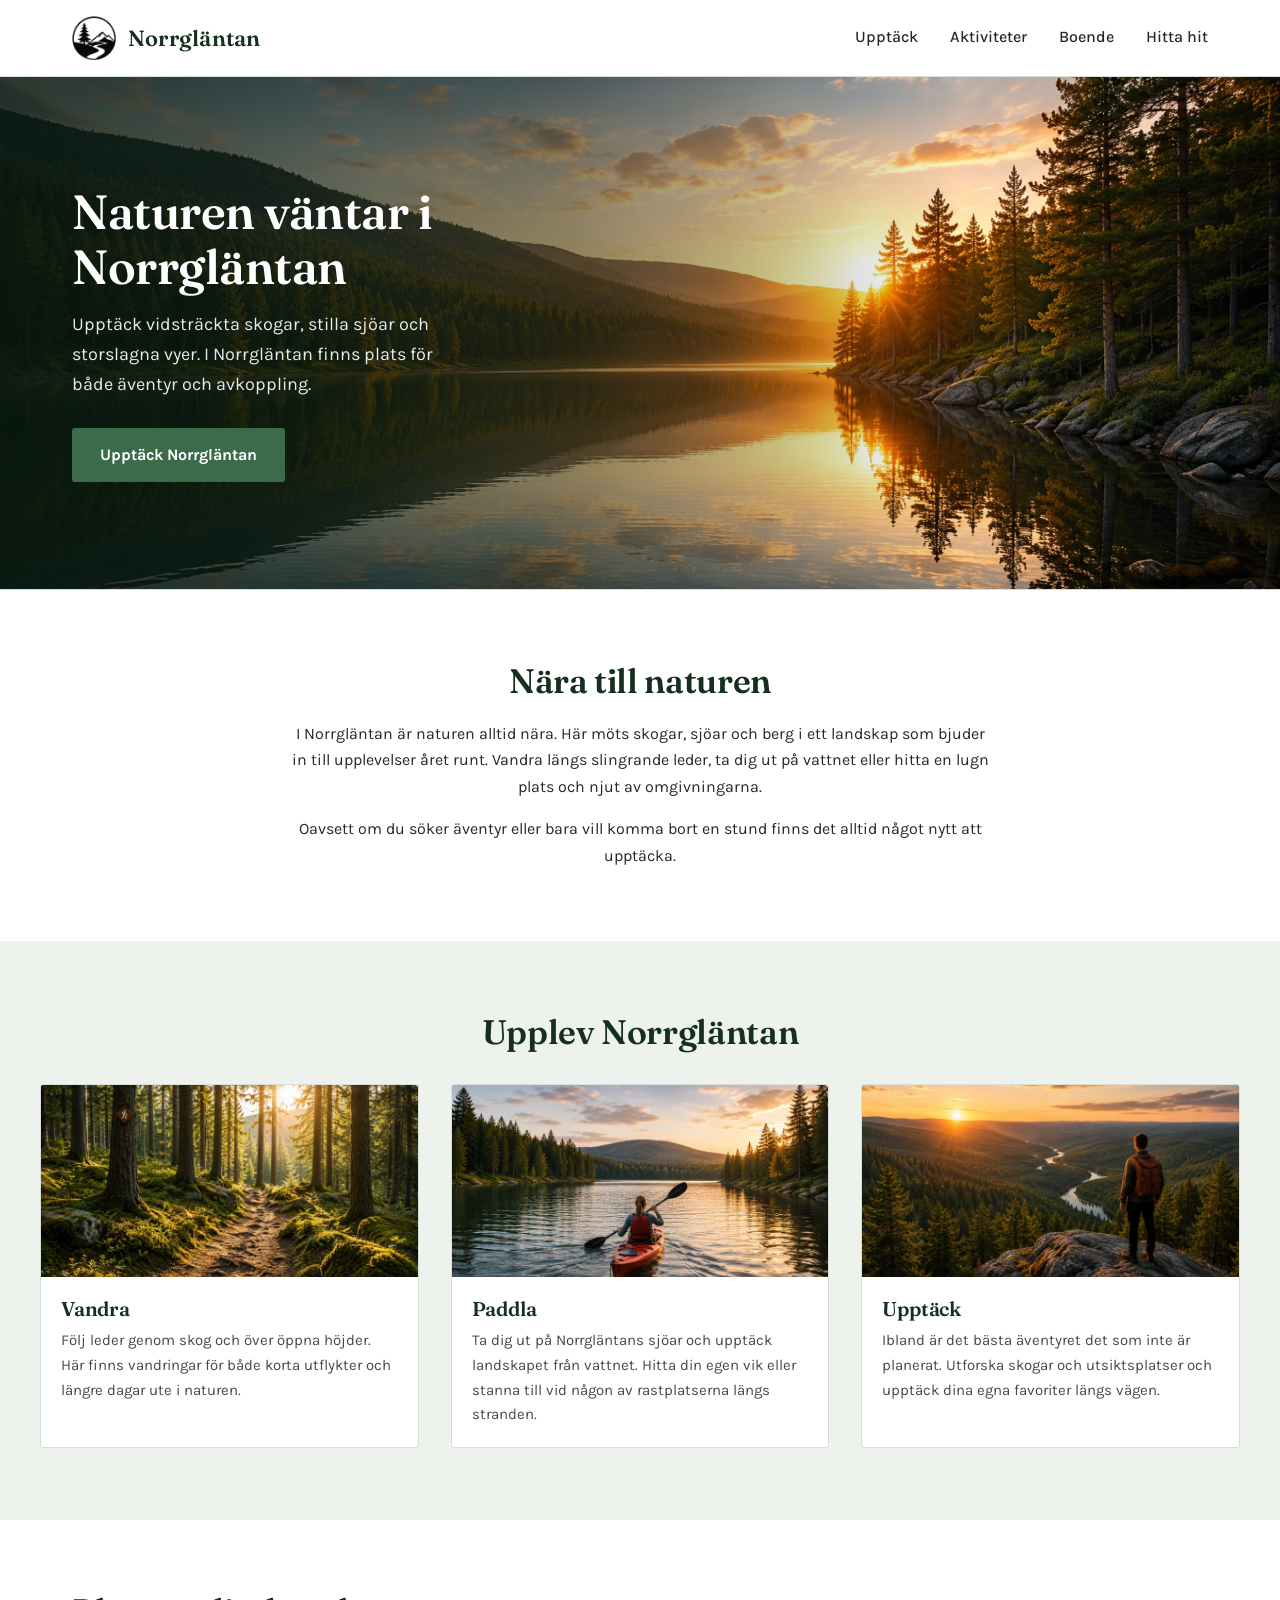
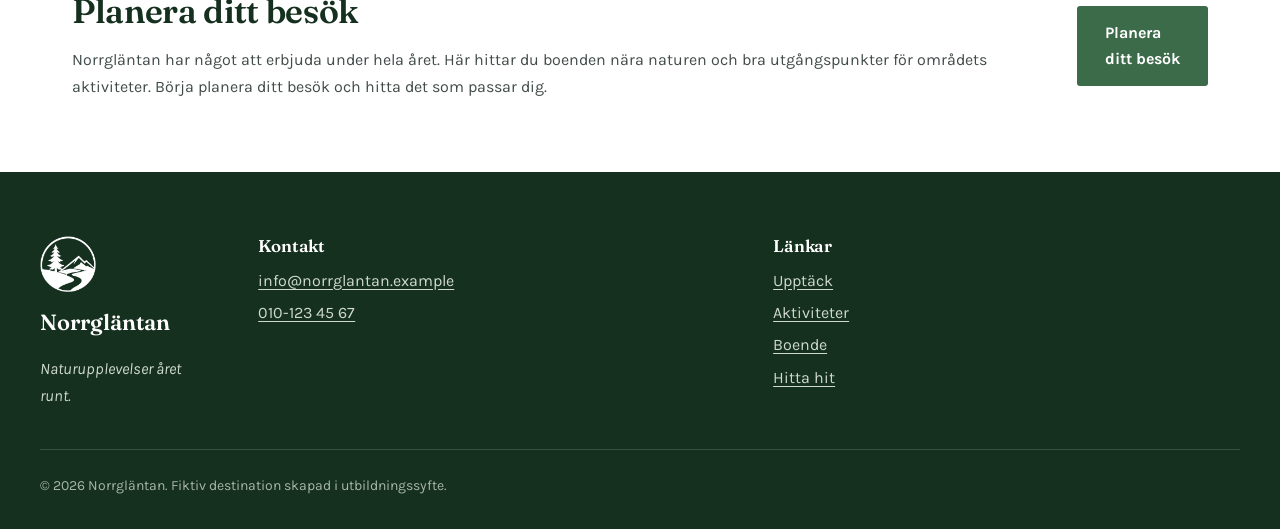
<file: index.html>
<!DOCTYPE html>
<html lang="sv">
<head>
    <meta charset="UTF-8">
    <meta name="viewport" content="width=device-width, initial-scale=1.0">
    <title>Norrgläntan. Naturupplevelser året runt.</title>
    <meta name="description" content="Norrgläntan är en naturdestination med vidsträckta skogar, stilla sjöar och storslagna vyer. Vandra, paddla och upptäck året runt.">
    <link rel="stylesheet" href="https://fonts.googleapis.com/css2?family=Fraunces:opsz,wght@9..144,500;9..144,600&family=Karla:wght@400;500;700&display=swap">
    <link rel="stylesheet" href="css/style.css">
</head>
 
<body>
 
    <a class="hoppa-till" href="#huvudinnehall">Hoppa till innehållet</a>
 
    <!--Sidhuvud och navigering-->
    <header class="sidhuvud">
        <div class="sidhuvud_rad">
            <a class="logotyp" href="#hero">
                <img class="logotyp_bild" src="images/logotyp_svart.png" alt="Norrgläntans logotyp" width="44" height="44">
                <span class="logotyp_namn">Norrgläntan</span>
            </a>
 
            <nav class="huvudmeny" aria-label="Huvudmeny">
                <ul class="huvudmeny_lista">
                    <li><a href="#">Upptäck</a></li>
                    <li><a href="#">Aktiviteter</a></li>
                    <li><a href="#">Boende</a></li>
                    <li><a href="#">Hitta hit</a></li>
                </ul>
            </nav>
        </div>
    </header>
 
    <main id="huvudinnehall">
 
        <!--Hero-->
        <section class="hero" id="hero">
            <img class="hero_bild" src="images/hero.jpg"
                 alt="Solnedgång över en spegelblank sjö omgiven av barrskog och låga berg." width="1920" height="800">
 
            <div class="hero_innehall">
                <h1 class="hero_rubrik">Naturen väntar i Norrgläntan</h1>
                <p class="hero_ingress">
                    Upptäck vidsträckta skogar, stilla sjöar och storslagna vyer.
                    I Norrgläntan finns plats för både äventyr och avkoppling.
                </p>
                <a class="knapp" href="#upptack">Upptäck Norrgläntan</a>
            </div>
        </section>
 
        <!--Introduktion-->
        <section class="intro" id="upptack">
            <div class="intro_text">
                <h2>Nära till naturen</h2>
                <p>
                    I Norrgläntan är naturen alltid nära. Här möts skogar, sjöar och berg i ett landskap
                    som bjuder in till upplevelser året runt. Vandra längs slingrande leder, ta dig ut på
                    vattnet eller hitta en lugn plats och njut av omgivningarna.
                </p>
                <p>
                    Oavsett om du söker äventyr eller bara vill komma bort en stund finns det alltid
                    något nytt att upptäcka.
                </p>
            </div>
        </section>
 
        <!--Aktiviteter-->
        <section class="aktiviteter" id="aktiviteter">
            <h2 class="aktiviteter_rubrik">Upplev Norrgläntan</h2>
 
            <div class="kort-rad">
 
                <article class="kort">
                    <img class="kort_bild" src="images/vandra.jpg"
                         alt="Stig genom mossbeklädd granskog med kvällssol mellan stammarna." width="800" height="500">
                    <div class="kort_text">
                        <h3>Vandra</h3>
                        <p>
                            Följ leder genom skog och över öppna höjder. Här finns vandringar för både
                            korta utflykter och längre dagar ute i naturen.
                        </p>
                    </div>
                </article>
 
                <article class="kort">
                    <img class="kort_bild" src="images/paddla.jpg"
                         alt="Person paddlar kajak på en lugn skogssjö i kvällsljus." width="800" height="500">
                    <div class="kort_text">
                        <h3>Paddla</h3>
                        <p>
                            Ta dig ut på Norrgläntans sjöar och upptäck landskapet från vattnet. Hitta din
                            egen vik eller stanna till vid någon av rastplatserna längs stranden.
                        </p>
                    </div>
                </article>
 
                <article class="kort">
                    <img class="kort_bild" src="images/upptack.jpg"
                         alt="Vandrare med ryggsäck står på ett berg och blickar ut över skog och en älv." width="800" height="500">
                    <div class="kort_text">
                        <h3>Upptäck</h3>
                        <p>
                            Ibland är det bästa äventyret det som inte är planerat. Utforska skogar och
                            utsiktsplatser och upptäck dina egna favoriter längs vägen.
                        </p>
                    </div>
                </article>
 
            </div>
        </section>
 
        <!--Avslutande sektion-->
        <section class="planera" id="boende">
            <div class="planera_text">
                <h2>Planera ditt besök</h2>
                <p>
                    Norrgläntan har något att erbjuda under hela året. Här hittar du boenden nära naturen
                    och bra utgångspunkter för områdets aktiviteter. Börja planera ditt besök och hitta
                    det som passar dig.
                </p>
            </div>
            <div class="planera_knapp">
                <a class="knapp" href="#hitta-hit">Planera ditt besök</a>
            </div>
        </section>
 
    </main>
 
    <!--footer-->
    <footer class="sidfot" id="hitta-hit">
        <div class="sidfot_rad">
 
            <div class="sidfot_varumarke">
                <img class="sidfot_logotyp" src="images/logotyp_vit.png" alt="Norrgläntans logotyp" width="56" height="56">
                <p class="sidfot_namn">Norrgläntan</p>
                <p class="sidfot_citat">Naturupplevelser året runt.</p>
            </div>
 
            <div class="sidfot_kolumn">
                <h2>Kontakt</h2>
                <ul class="sidfot_lista">
                    <li><a href="mailto:info@norrglantan.example">info@norrglantan.example</a></li>
                    <li><a href="tel:+46101234567">010-123 45 67</a></li>
                </ul>
            </div>
 
            <div class="sidfot_kolumn">
                <h2>Länkar</h2>
                <ul class="sidfot_lista">
                    <li><a href="#">Upptäck</a></li>
                    <li><a href="#">Aktiviteter</a></li>
                    <li><a href="#">Boende</a></li>
                    <li><a href="#">Hitta hit</a></li>
                </ul>
            </div>
 
        </div>
 
        <p class="sidfot_rattigheter">© 2026 Norrgläntan. Fiktiv destination skapad i utbildningssyfte.</p>
    </footer>
 
</body>
</html>
</file>
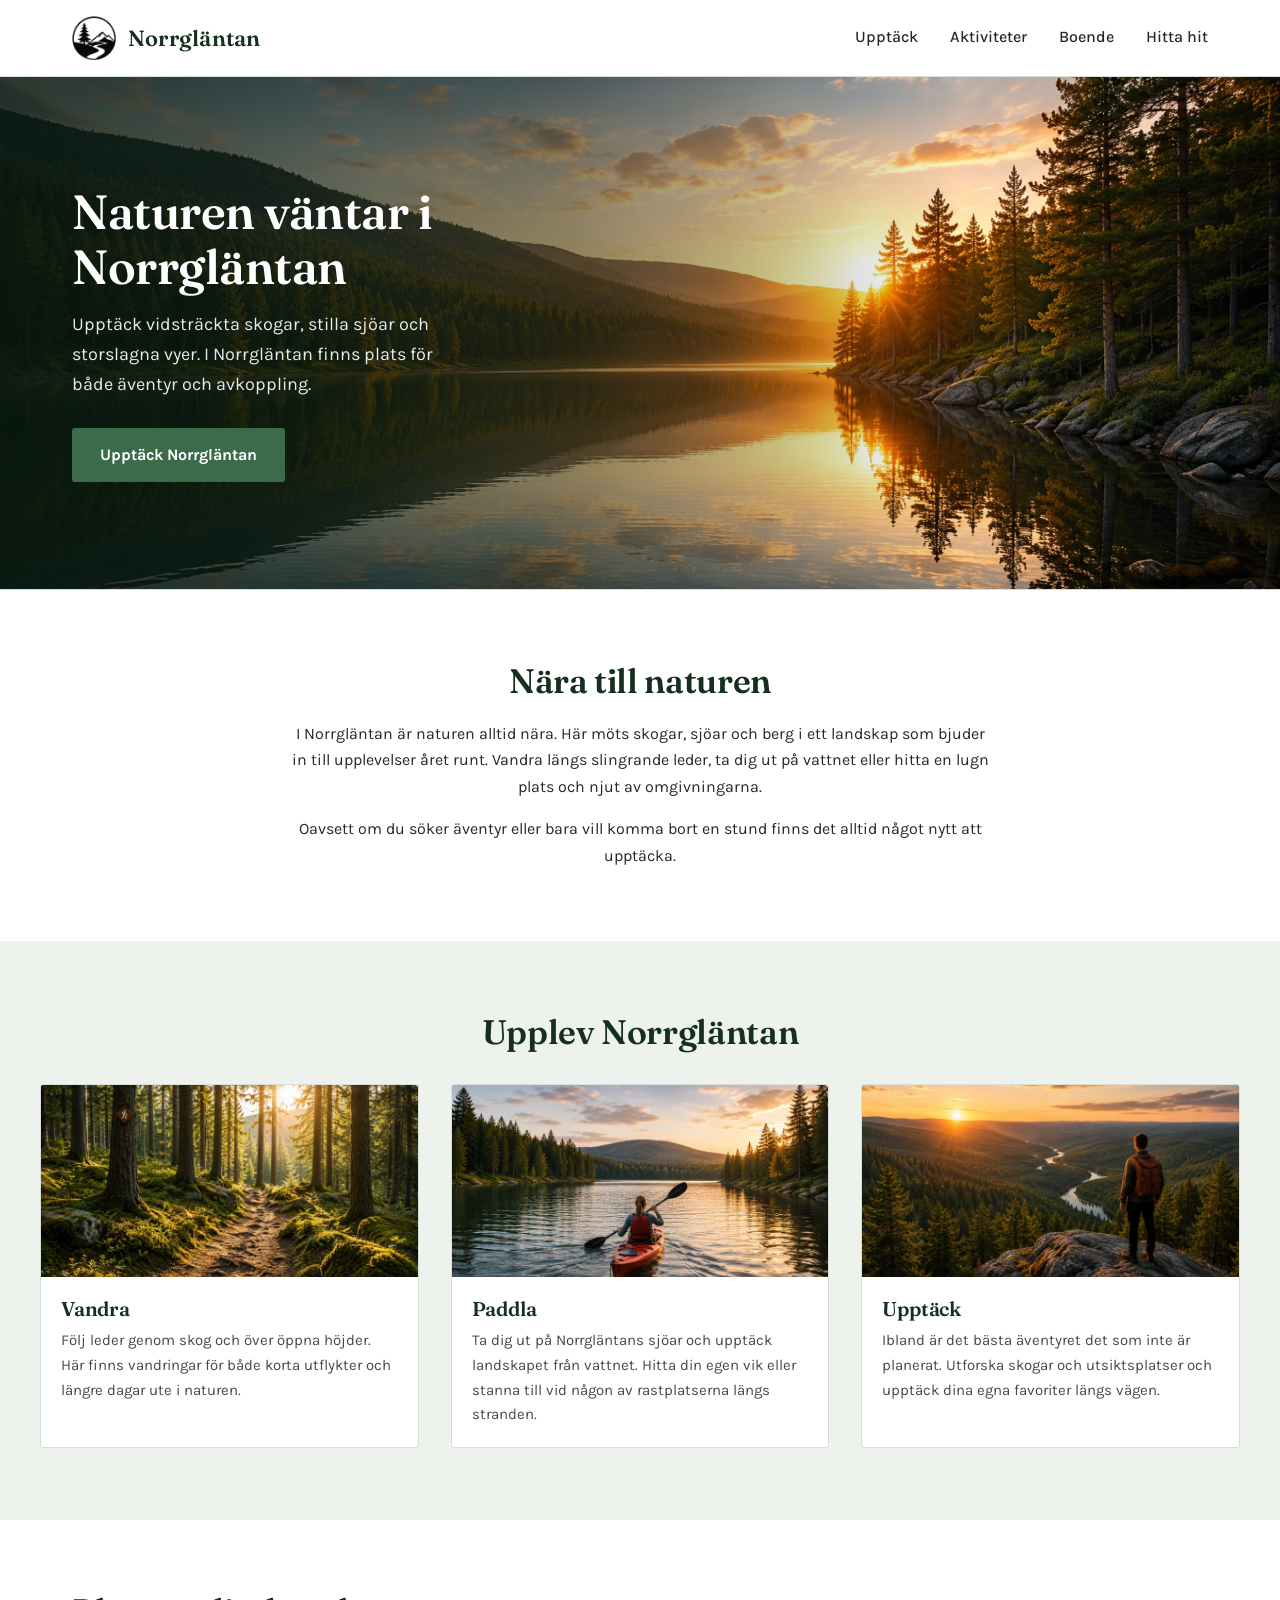
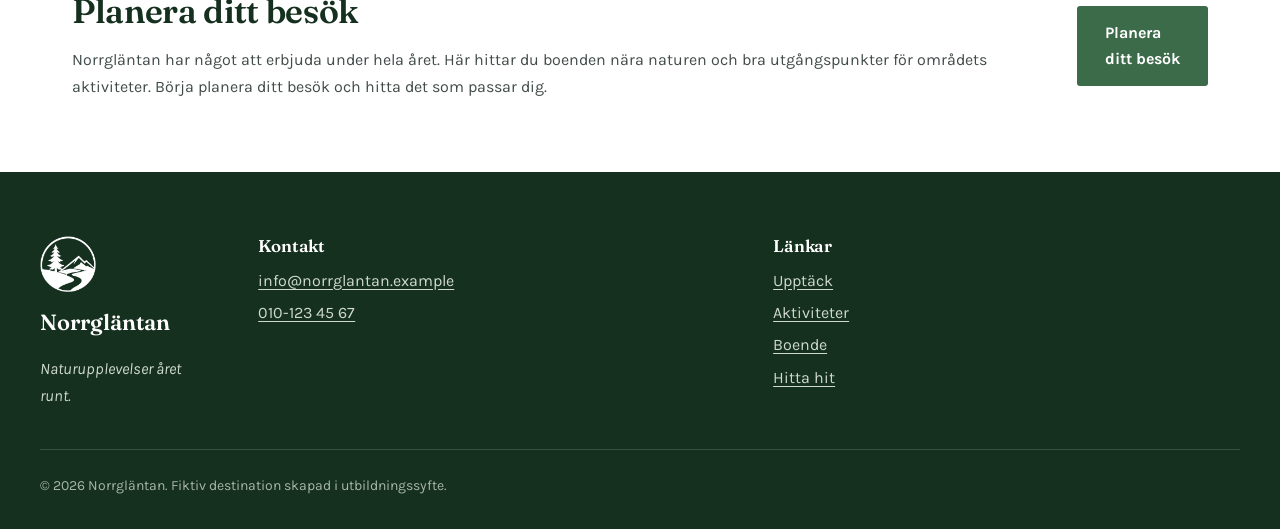
<file: dt224g_martin_nilsson/index.html>
<!DOCTYPE html>
<html lang="sv">
<head>
    <meta charset="UTF-8">
    <meta name="viewport" content="width=device-width, initial-scale=1.0">
    <title>Norrgläntan. Naturupplevelser året runt.</title>
    <meta name="description" content="Norrgläntan är en naturdestination med vidsträckta skogar, stilla sjöar och storslagna vyer. Vandra, paddla och upptäck året runt.">
    <link rel="stylesheet" href="https://fonts.googleapis.com/css2?family=Fraunces:opsz,wght@9..144,500;9..144,600&family=Karla:wght@400;500;700&display=swap">
    <link rel="stylesheet" href="css/style.css">
</head>
 
<body>
 
    <a class="hoppa-till" href="#huvudinnehall">Hoppa till innehållet</a>
 
    <!--Sidhuvud och navigering-->
    <header class="sidhuvud">
        <div class="sidhuvud_rad">
            <a class="logotyp" href="#hero">
                <img class="logotyp_bild" src="images/logotyp_svart.png" alt="Norrgläntans logotyp" width="44" height="44">
                <span class="logotyp_namn">Norrgläntan</span>
            </a>
 
            <nav class="huvudmeny" aria-label="Huvudmeny">
                <ul class="huvudmeny_lista">
                    <li><a href="#">Upptäck</a></li>
                    <li><a href="#">Aktiviteter</a></li>
                    <li><a href="#">Boende</a></li>
                    <li><a href="#">Hitta hit</a></li>
                </ul>
            </nav>
        </div>
    </header>
 
    <main id="huvudinnehall">
 
        <!--Hero-->
        <section class="hero" id="hero">
            <img class="hero_bild" src="images/hero.jpg"
                 alt="Solnedgång över en spegelblank sjö omgiven av barrskog och låga berg." width="1920" height="800">
 
            <div class="hero_innehall">
                <h1 class="hero_rubrik">Naturen väntar i Norrgläntan</h1>
                <p class="hero_ingress">
                    Upptäck vidsträckta skogar, stilla sjöar och storslagna vyer.
                    I Norrgläntan finns plats för både äventyr och avkoppling.
                </p>
                <a class="knapp" href="#upptack">Upptäck Norrgläntan</a>
            </div>
        </section>
 
        <!--Introduktion-->
        <section class="intro" id="upptack">
            <div class="intro_text">
                <h2>Nära till naturen</h2>
                <p>
                    I Norrgläntan är naturen alltid nära. Här möts skogar, sjöar och berg i ett landskap
                    som bjuder in till upplevelser året runt. Vandra längs slingrande leder, ta dig ut på
                    vattnet eller hitta en lugn plats och njut av omgivningarna.
                </p>
                <p>
                    Oavsett om du söker äventyr eller bara vill komma bort en stund finns det alltid
                    något nytt att upptäcka.
                </p>
            </div>
        </section>
 
        <!--Aktiviteter-->
        <section class="aktiviteter" id="aktiviteter">
            <h2 class="aktiviteter_rubrik">Upplev Norrgläntan</h2>
 
            <div class="kort-rad">
 
                <article class="kort">
                    <img class="kort_bild" src="images/vandra.jpg"
                         alt="Stig genom mossbeklädd granskog med kvällssol mellan stammarna." width="800" height="500">
                    <div class="kort_text">
                        <h3>Vandra</h3>
                        <p>
                            Följ leder genom skog och över öppna höjder. Här finns vandringar för både
                            korta utflykter och längre dagar ute i naturen.
                        </p>
                    </div>
                </article>
 
                <article class="kort">
                    <img class="kort_bild" src="images/paddla.jpg"
                         alt="Person paddlar kajak på en lugn skogssjö i kvällsljus." width="800" height="500">
                    <div class="kort_text">
                        <h3>Paddla</h3>
                        <p>
                            Ta dig ut på Norrgläntans sjöar och upptäck landskapet från vattnet. Hitta din
                            egen vik eller stanna till vid någon av rastplatserna längs stranden.
                        </p>
                    </div>
                </article>
 
                <article class="kort">
                    <img class="kort_bild" src="images/upptack.jpg"
                         alt="Vandrare med ryggsäck står på ett berg och blickar ut över skog och en älv." width="800" height="500">
                    <div class="kort_text">
                        <h3>Upptäck</h3>
                        <p>
                            Ibland är det bästa äventyret det som inte är planerat. Utforska skogar och
                            utsiktsplatser och upptäck dina egna favoriter längs vägen.
                        </p>
                    </div>
                </article>
 
            </div>
        </section>
 
        <!--Avslutande sektion-->
        <section class="planera" id="boende">
            <div class="planera_text">
                <h2>Planera ditt besök</h2>
                <p>
                    Norrgläntan har något att erbjuda under hela året. Här hittar du boenden nära naturen
                    och bra utgångspunkter för områdets aktiviteter. Börja planera ditt besök och hitta
                    det som passar dig.
                </p>
            </div>
            <div class="planera_knapp">
                <a class="knapp" href="#hitta-hit">Planera ditt besök</a>
            </div>
        </section>
 
    </main>
 
    <!--footer-->
    <footer class="sidfot" id="hitta-hit">
        <div class="sidfot_rad">
 
            <div class="sidfot_varumarke">
                <img class="sidfot_logotyp" src="images/logotyp_vit.png" alt="Norrgläntans logotyp" width="56" height="56">
                <p class="sidfot_namn">Norrgläntan</p>
                <p class="sidfot_citat">Naturupplevelser året runt.</p>
            </div>
 
            <div class="sidfot_kolumn">
                <h2>Kontakt</h2>
                <ul class="sidfot_lista">
                    <li><a href="mailto:info@norrglantan.example">info@norrglantan.example</a></li>
                    <li><a href="tel:+46101234567">010-123 45 67</a></li>
                </ul>
            </div>
 
            <div class="sidfot_kolumn">
                <h2>Länkar</h2>
                <ul class="sidfot_lista">
                    <li><a href="#">Upptäck</a></li>
                    <li><a href="#">Aktiviteter</a></li>
                    <li><a href="#">Boende</a></li>
                    <li><a href="#">Hitta hit</a></li>
                </ul>
            </div>
 
        </div>
 
        <p class="sidfot_rattigheter">© 2026 Norrgläntan. Fiktiv destination skapad i utbildningssyfte.</p>
    </footer>
 
</body>
</html>
</file>
<file: css/style.css>
/* Variabler */
:root {
  --morkgron: #16301f;
  --gron: #3c6b4a;
  --gron-mork: #2c5138;
  --bla: #2e6a7c;
  --ljusgron: #eef2ec;
  --vit: #ffffff;
  --text: #22292a;
  --text-ljus: #414c4a;
  --linje: #d8ded9;

  --sidbredd: 1200px;
  --radie: 3px;
}

/* Grundinställningar */
* {
    margin: 0;
    padding: 0;
    box-sizing: border-box;
}
 
html {
    scroll-behavior: smooth;
}
 
body {
    background-color: var(--vit);
    color: var(--text);
    font-family: "Karla", "Helvetica Neue", Arial, sans-serif;
    font-size: 16px;
    line-height: 1.65;
}
 
h1, h2, h3 {
    font-family: "Fraunces", Georgia, "Times New Roman", serif;
    font-weight: 600;
    line-height: 1.15;
    color: var(--morkgron);
    letter-spacing: -0.01em;
}
 
h1 { font-size: 32px; }
h2 { font-size: 26px; }
h3 { font-size: 20px; }
 
p + p {
    margin-top: 16px;
}
 
img {
    display: block;
    max-width: 100%;
    height: auto;
}
 
a {
    color: var(--bla);
}
/* Tangentbordsnavigering */
a:focus-visible {
    outline: 3px solid var(--bla);
    outline-offset: 3px;
}
 
/* Hoppa-till-länk för tangentbordsnavigering */
.hoppa-till {
    position: absolute;
    left: -100vw;
    top: 0;
    z-index: 20;
    background-color: var(--morkgron);
    color: var(--vit);
    padding: 12px 20px;
    text-decoration: none;
}
 
.hoppa-till:focus {
    left: 0;
}
 
/* Återanvändbar knapp */
.knapp {
    display: inline-block;
    background-color: var(--gron);
    color: var(--vit);
    font-weight: 700;
    font-size: 16px;
    text-decoration: none;
    padding: 14px 28px;
    border-radius: var(--radie);
    transition: background-color 0.2s ease;
}
 
.knapp:hover,
.knapp:focus {
    background-color: var(--gron-mork);
}
 
/* Sidhuvud och navigation - Mobilanpassad vertikal navigering */
.sidhuvud {
    background-color: var(--vit);
    border-bottom: 1px solid var(--linje);
}
 
/* Flexbox: kolumn på mobil */
.sidhuvud_rad {
    display: flex;
    flex-direction: column;
    max-width: var(--sidbredd);
    margin: 0 auto;
}
 
.logotyp {
    display: flex;
    align-items: center;
    gap: 12px;
    padding: 16px 20px;
    text-decoration: none;
    color: var(--morkgron);
}
 
.logotyp_bild {
    width: 44px;
    height: 44px;
}
 
.logotyp_namn {
    font-family: "Fraunces", Georgia, serif;
    font-size: 22px;
    font-weight: 600;
    letter-spacing: 0.01em;
}
 
/* Flexbox: vertikal meny på mobil */
.huvudmeny_lista {
    display: flex;
    flex-direction: column;
    list-style: none;
}
 
.huvudmeny_lista li {
    border-top: 1px solid var(--linje);
}
 
.huvudmeny_lista a {
    display: block;
    padding: 14px 20px;
    color: var(--text);
    text-decoration: none;
    font-weight: 500;
}
 
.huvudmeny_lista a:hover,
.huvudmeny_lista a:focus {
    background-color: var(--ljusgron);
    color: var(--morkgron);
}

/* Hero */
.hero {
    position: relative;
}

.hero_bild {
    width: 100%;
    height: 224px;
    object-fit: cover;
} 

.hero_innehall {
    padding: 32px 20px 40px;
    text-align: center;
}

.hero_ingress {
    font-size: 17px;
    color: var(--text-ljus);
    margin: 16px 0 28px;
}

/*Introduktion */
.intro {
    padding: 48px 20px;
    border-top: 1px solid var(--linje);
}

.intro_text {
    max-width: 704px;
    margin: 0 auto;
    text-align: center;
}

.intro_text h2 {
    margin-bottom: 20px;
}

.intro _text p {
    color: var(--text-ljus);
}

/* Aktiviteter */
.aktiviteter {
    background-color: var(--ljusgron);
    padding: 48px 20px; 
}

.aktiviteter_rubrik {
    text-align: center;
    margin-bottom: 32px;
}

/* Flexbox: kolumn på mobil */
.kort-rad {
    display: flex;
    flex-direction: column;
    gap: 32px;
    max-width: var(--sidbredd);
    margin: 0 auto;
}
 
.kort {
    display: flex;
    flex-direction: column;
    background-color: var(--vit);
    border: 1px solid var(--linje);
    border-radius: var(--radie);
    overflow: hidden;
}
 
.kort_bild {
    width: 100%;
    height: 192px;
    object-fit: cover;
}
 
.kort_text {
    padding: 20px;
}
 
.kort_text h3 {
    margin-bottom: 8px;
}
 
.kort_text p {
    color: var(--text-ljus);
    font-size: 15px;
}

/* Avslutande sektion */
/* Flexbox: text och knapp under varandra på mobil */
.planera {
    display: flex;
    flex-direction: column;
    gap: 28px;
    max-width: var(--sidbredd);
    margin: 0 auto;
    padding: 48px 20px;
    text-align: center;
}
 
.planera_text h2 {
    margin-bottom: 16px;
}
 
.planera_text p {
    color: var(--text-ljus);
}
 
/* Footer */
.sidfot {
    background-color: var(--morkgron);
    color: #cfd9d1;
    padding: 48px 20px 32px;
}
 
/* Flexbox: kolumn på mobil */
.sidfot_rad {
    display: flex;
    flex-wrap: wrap;
    gap: 36px;
    max-width: var(--sidbredd);
    margin: 0 auto;
}
 
.sidfot_varumarke {
    flex: 1 1 100%;
    text-align: center;
}
 
.sidfot_kolumn {
    flex: 1 1 40%;
}
 
.sidfot_logotyp {
    width: 56px;
    height: 56px;
    margin: 0 auto 12px;
}
 
.sidfot_namn {
    font-family: "Fraunces", Georgia, serif;
    font-size: 22px;
    font-weight: 600;
    color: var(--vit);
}
 
.sidfot_citat {
    font-style: italic;
}
 
.sidfot_kolumn h2 {
    font-size: 17px;
    color: var(--vit);
    margin-bottom: 12px;
}
 
.sidfot_lista {
    list-style: none;
}
 
.sidfot_lista li + li {
    margin-top: 6px;
}
 
.sidfot_lista a {
    color: #cfd9d1;
    text-decoration: underline;
    text-underline-offset: 3px;
}
 
.sidfot_lista a:hover,
.sidfot_lista a:focus {
    color: var(--vit);
}
 
.sidfot_rattigheter {
    max-width: var(--sidbredd);
    margin: 40px auto 0;
    padding-top: 24px;
    border-top: 1px solid rgba(255, 255, 255, 0.15);
    font-size: 14px;
    color: #a7b5ab;
}

/* Större skärm >768px */
@media (min-width: 768px) {
 
    h1 { font-size: 48px; }
    h2 { font-size: 34px; }
 
    /* --- Navigationen blir horisontell --- */
    .sidhuvud_rad {
        flex-direction: row;
        align-items: center;
        justify-content: space-between;
        gap: 24px;
        padding: 0 32px;
    }
 
    .logotyp {
        padding: 16px 0;
    }
 
    .huvudmeny_lista {
        flex-direction: row;
        gap: 32px;
    }
 
    .huvudmeny_lista li {
        border-top: none;
    }
 
    .huvudmeny_lista a {
        padding: 4px 0;
        border-bottom: 2px solid transparent;
    }
 
    .huvudmeny_lista a:hover,
    .huvudmeny_lista a:focus {
        background-color: transparent;
        border-bottom-color: var(--gron);
    }
 
    /* Hero: texten ligger ovanpå bilden */
    .hero {
        display: flex;
        align-items: center;
        min-height: 512px;
    }
 
    .hero_bild {
        position: absolute;
        inset: 0;
        width: 100%;
        height: 100%;
    }
 
    /* Mörk toning av texten på bilden */
    .hero::after {
        content: "";
        position: absolute;
        inset: 0;
        background: linear-gradient(90deg, rgba(10, 26, 16, 0.78) 0%, rgba(10, 26, 16, 0.45) 45%, rgba(10, 26, 16, 0) 75%);
        
    }
 
    .hero_innehall {
        position: relative;
        z-index: 1;
        width: 100%;
        max-width: var(--sidbredd);
        margin: 0 auto;
        padding: 64px 32px;
        text-align: left;
    }
 
    .hero_rubrik {
        max-width: 14ch;
        color: var(--vit);
    }
 
    .hero_ingress {
        max-width: 34ch;
        color: #e6ece7;
        font-size: 18px;
    }
 
    /* Intro */
    .intro {
        padding: 72px 32px;
    }
 
    /* Aktiviteter */
    .aktiviteter {
        padding: 72px 32px;
    }
 
    .aktiviteter__rubrik {
        margin-bottom: 48px;
    }
 
    .kort-rad {
        flex-direction: row;
    }
 
    .kort {
        flex: 1 1 0;
    }
 
    /* Avslutande sektion */
    .planera {
        flex-direction: row;
        align-items: center;
        justify-content: space-between;
        gap: 48px;
        padding: 72px 32px;
        text-align: left;
    }
 
    .planera__text {
        max-width: 608px;
    }
 
    .planera__knapp {
        flex-shrink: 0;
    }
 
    /* Sidfot i tre kolumner */
    .sidfot {
        padding: 64px 32px 32px;
    }
 
    .sidfot_rad {
        flex-wrap: nowrap;
        justify-content: space-between;
        gap: 48px;
    }
 
    .sidfot_varumarke {
        flex: 1.5 1 auto;
        text-align: left;
    }
 
    .sidfot_logotyp {
        margin: 0 0 12px;
    }
}
 
/* Respekterar minskad rörelse */
@media (prefers-reduced-motion: reduce) {
    html {
        scroll-behavior: auto;
    }
 
    * {
        transition: none !important;
    }
}
</file>
<file: dt224g_martin_nilsson/css/style.css>
/* Variabler */
:root {
  --morkgron: #16301f;
  --gron: #3c6b4a;
  --gron-mork: #2c5138;
  --bla: #2e6a7c;
  --ljusgron: #eef2ec;
  --vit: #ffffff;
  --text: #22292a;
  --text-ljus: #414c4a;
  --linje: #d8ded9;

  --sidbredd: 1200px;
  --radie: 3px;
}

/* Grundinställningar */
* {
    margin: 0;
    padding: 0;
    box-sizing: border-box;
}
 
html {
    scroll-behavior: smooth;
}
 
body {
    background-color: var(--vit);
    color: var(--text);
    font-family: "Karla", "Helvetica Neue", Arial, sans-serif;
    font-size: 16px;
    line-height: 1.65;
}
 
h1, h2, h3 {
    font-family: "Fraunces", Georgia, "Times New Roman", serif;
    font-weight: 600;
    line-height: 1.15;
    color: var(--morkgron);
    letter-spacing: -0.01em;
}
 
h1 { font-size: 32px; }
h2 { font-size: 26px; }
h3 { font-size: 20px; }
 
p + p {
    margin-top: 16px;
}
 
img {
    display: block;
    max-width: 100%;
    height: auto;
}
 
a {
    color: var(--bla);
}
/* Tangentbordsnavigering */
a:focus-visible {
    outline: 3px solid var(--bla);
    outline-offset: 3px;
}
 
/* Hoppa-till-länk för tangentbordsnavigering */
.hoppa-till {
    position: absolute;
    left: -100vw;
    top: 0;
    z-index: 20;
    background-color: var(--morkgron);
    color: var(--vit);
    padding: 12px 20px;
    text-decoration: none;
}
 
.hoppa-till:focus {
    left: 0;
}
 
/* Återanvändbar knapp */
.knapp {
    display: inline-block;
    background-color: var(--gron);
    color: var(--vit);
    font-weight: 700;
    font-size: 16px;
    text-decoration: none;
    padding: 14px 28px;
    border-radius: var(--radie);
    transition: background-color 0.2s ease;
}
 
.knapp:hover,
.knapp:focus {
    background-color: var(--gron-mork);
}
 
/* Sidhuvud och navigation - Mobilanpassad vertikal navigering */
.sidhuvud {
    background-color: var(--vit);
    border-bottom: 1px solid var(--linje);
}
 
/* Flexbox: kolumn på mobil */
.sidhuvud_rad {
    display: flex;
    flex-direction: column;
    max-width: var(--sidbredd);
    margin: 0 auto;
}
 
.logotyp {
    display: flex;
    align-items: center;
    gap: 12px;
    padding: 16px 20px;
    text-decoration: none;
    color: var(--morkgron);
}
 
.logotyp_bild {
    width: 44px;
    height: 44px;
}
 
.logotyp_namn {
    font-family: "Fraunces", Georgia, serif;
    font-size: 22px;
    font-weight: 600;
    letter-spacing: 0.01em;
}
 
/* Flexbox: vertikal meny på mobil */
.huvudmeny_lista {
    display: flex;
    flex-direction: column;
    list-style: none;
}
 
.huvudmeny_lista li {
    border-top: 1px solid var(--linje);
}
 
.huvudmeny_lista a {
    display: block;
    padding: 14px 20px;
    color: var(--text);
    text-decoration: none;
    font-weight: 500;
}
 
.huvudmeny_lista a:hover,
.huvudmeny_lista a:focus {
    background-color: var(--ljusgron);
    color: var(--morkgron);
}

/* Hero */
.hero {
    position: relative;
}

.hero_bild {
    width: 100%;
    height: 224px;
    object-fit: cover;
} 

.hero_innehall {
    padding: 32px 20px 40px;
    text-align: center;
}

.hero_ingress {
    font-size: 17px;
    color: var(--text-ljus);
    margin: 16px 0 28px;
}

/*Introduktion */
.intro {
    padding: 48px 20px;
    border-top: 1px solid var(--linje);
}

.intro_text {
    max-width: 704px;
    margin: 0 auto;
    text-align: center;
}

.intro_text h2 {
    margin-bottom: 20px;
}

.intro _text p {
    color: var(--text-ljus);
}

/* Aktiviteter */
.aktiviteter {
    background-color: var(--ljusgron);
    padding: 48px 20px; 
}

.aktiviteter_rubrik {
    text-align: center;
    margin-bottom: 32px;
}

/* Flexbox: kolumn på mobil */
.kort-rad {
    display: flex;
    flex-direction: column;
    gap: 32px;
    max-width: var(--sidbredd);
    margin: 0 auto;
}
 
.kort {
    display: flex;
    flex-direction: column;
    background-color: var(--vit);
    border: 1px solid var(--linje);
    border-radius: var(--radie);
    overflow: hidden;
}
 
.kort_bild {
    width: 100%;
    height: 192px;
    object-fit: cover;
}
 
.kort_text {
    padding: 20px;
}
 
.kort_text h3 {
    margin-bottom: 8px;
}
 
.kort_text p {
    color: var(--text-ljus);
    font-size: 15px;
}

/* Avslutande sektion */
/* Flexbox: text och knapp under varandra på mobil */
.planera {
    display: flex;
    flex-direction: column;
    gap: 28px;
    max-width: var(--sidbredd);
    margin: 0 auto;
    padding: 48px 20px;
    text-align: center;
}
 
.planera_text h2 {
    margin-bottom: 16px;
}
 
.planera_text p {
    color: var(--text-ljus);
}
 
/* Footer */
.sidfot {
    background-color: var(--morkgron);
    color: #cfd9d1;
    padding: 48px 20px 32px;
}
 
/* Flexbox: kolumn på mobil */
.sidfot_rad {
    display: flex;
    flex-wrap: wrap;
    gap: 36px;
    max-width: var(--sidbredd);
    margin: 0 auto;
}
 
.sidfot_varumarke {
    flex: 1 1 100%;
    text-align: center;
}
 
.sidfot_kolumn {
    flex: 1 1 40%;
}
 
.sidfot_logotyp {
    width: 56px;
    height: 56px;
    margin: 0 auto 12px;
}
 
.sidfot_namn {
    font-family: "Fraunces", Georgia, serif;
    font-size: 22px;
    font-weight: 600;
    color: var(--vit);
}
 
.sidfot_citat {
    font-style: italic;
}
 
.sidfot_kolumn h2 {
    font-size: 17px;
    color: var(--vit);
    margin-bottom: 12px;
}
 
.sidfot_lista {
    list-style: none;
}
 
.sidfot_lista li + li {
    margin-top: 6px;
}
 
.sidfot_lista a {
    color: #cfd9d1;
    text-decoration: underline;
    text-underline-offset: 3px;
}
 
.sidfot_lista a:hover,
.sidfot_lista a:focus {
    color: var(--vit);
}
 
.sidfot_rattigheter {
    max-width: var(--sidbredd);
    margin: 40px auto 0;
    padding-top: 24px;
    border-top: 1px solid rgba(255, 255, 255, 0.15);
    font-size: 14px;
    color: #a7b5ab;
}

/* Större skärm >768px */
@media (min-width: 768px) {
 
    h1 { font-size: 48px; }
    h2 { font-size: 34px; }
 
    /* --- Navigationen blir horisontell --- */
    .sidhuvud_rad {
        flex-direction: row;
        align-items: center;
        justify-content: space-between;
        gap: 24px;
        padding: 0 32px;
    }
 
    .logotyp {
        padding: 16px 0;
    }
 
    .huvudmeny_lista {
        flex-direction: row;
        gap: 32px;
    }
 
    .huvudmeny_lista li {
        border-top: none;
    }
 
    .huvudmeny_lista a {
        padding: 4px 0;
        border-bottom: 2px solid transparent;
    }
 
    .huvudmeny_lista a:hover,
    .huvudmeny_lista a:focus {
        background-color: transparent;
        border-bottom-color: var(--gron);
    }
 
    /* Hero: texten ligger ovanpå bilden */
    .hero {
        display: flex;
        align-items: center;
        min-height: 512px;
    }
 
    .hero_bild {
        position: absolute;
        inset: 0;
        width: 100%;
        height: 100%;
    }
 
    /* Mörk toning av texten på bilden */
    .hero::after {
        content: "";
        position: absolute;
        inset: 0;
        background: linear-gradient(90deg, rgba(10, 26, 16, 0.78) 0%, rgba(10, 26, 16, 0.45) 45%, rgba(10, 26, 16, 0) 75%);
        
    }
 
    .hero_innehall {
        position: relative;
        z-index: 1;
        width: 100%;
        max-width: var(--sidbredd);
        margin: 0 auto;
        padding: 64px 32px;
        text-align: left;
    }
 
    .hero_rubrik {
        max-width: 14ch;
        color: var(--vit);
    }
 
    .hero_ingress {
        max-width: 34ch;
        color: #e6ece7;
        font-size: 18px;
    }
 
    /* Intro */
    .intro {
        padding: 72px 32px;
    }
 
    /* Aktiviteter */
    .aktiviteter {
        padding: 72px 32px;
    }
 
    .aktiviteter__rubrik {
        margin-bottom: 48px;
    }
 
    .kort-rad {
        flex-direction: row;
    }
 
    .kort {
        flex: 1 1 0;
    }
 
    /* Avslutande sektion */
    .planera {
        flex-direction: row;
        align-items: center;
        justify-content: space-between;
        gap: 48px;
        padding: 72px 32px;
        text-align: left;
    }
 
    .planera__text {
        max-width: 608px;
    }
 
    .planera__knapp {
        flex-shrink: 0;
    }
 
    /* Sidfot i tre kolumner */
    .sidfot {
        padding: 64px 32px 32px;
    }
 
    .sidfot_rad {
        flex-wrap: nowrap;
        justify-content: space-between;
        gap: 48px;
    }
 
    .sidfot_varumarke {
        flex: 1.5 1 auto;
        text-align: left;
    }
 
    .sidfot_logotyp {
        margin: 0 0 12px;
    }
}
 
/* Respekterar minskad rörelse */
@media (prefers-reduced-motion: reduce) {
    html {
        scroll-behavior: auto;
    }
 
    * {
        transition: none !important;
    }
}
</file>
